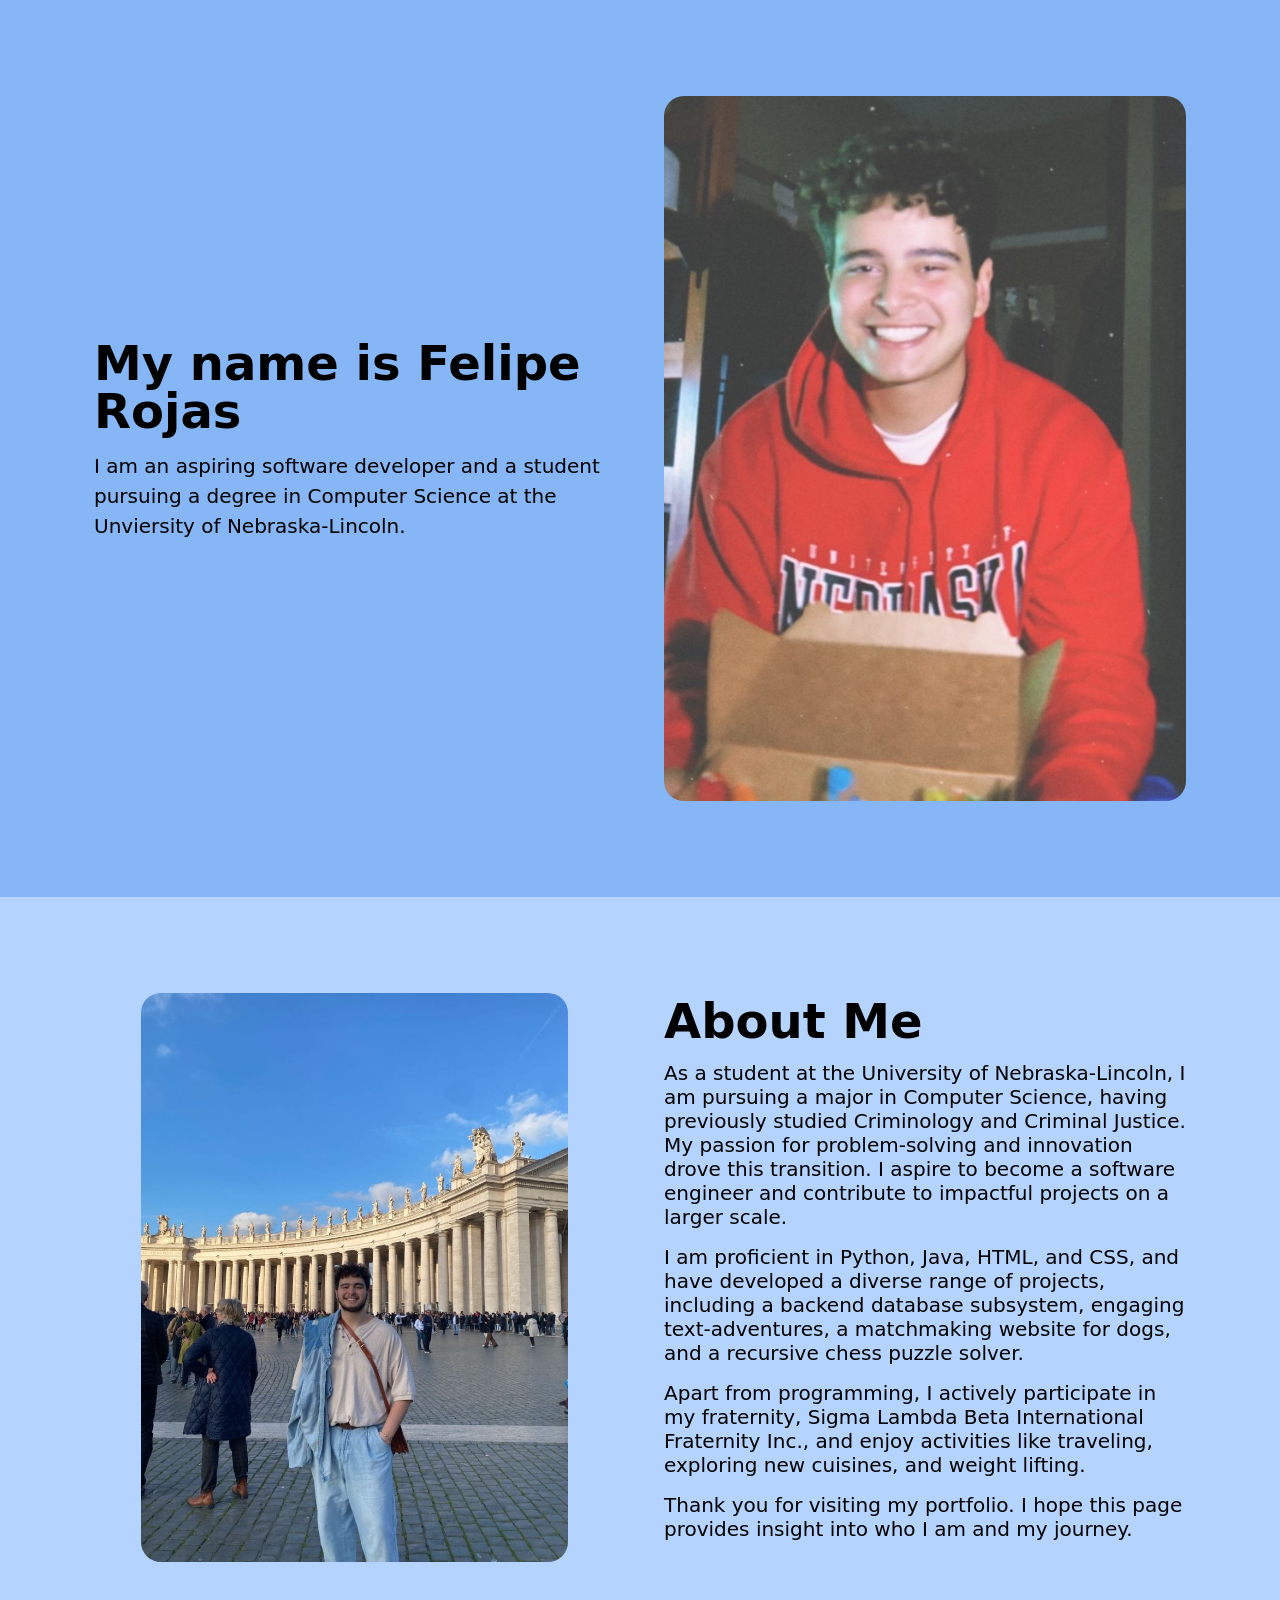
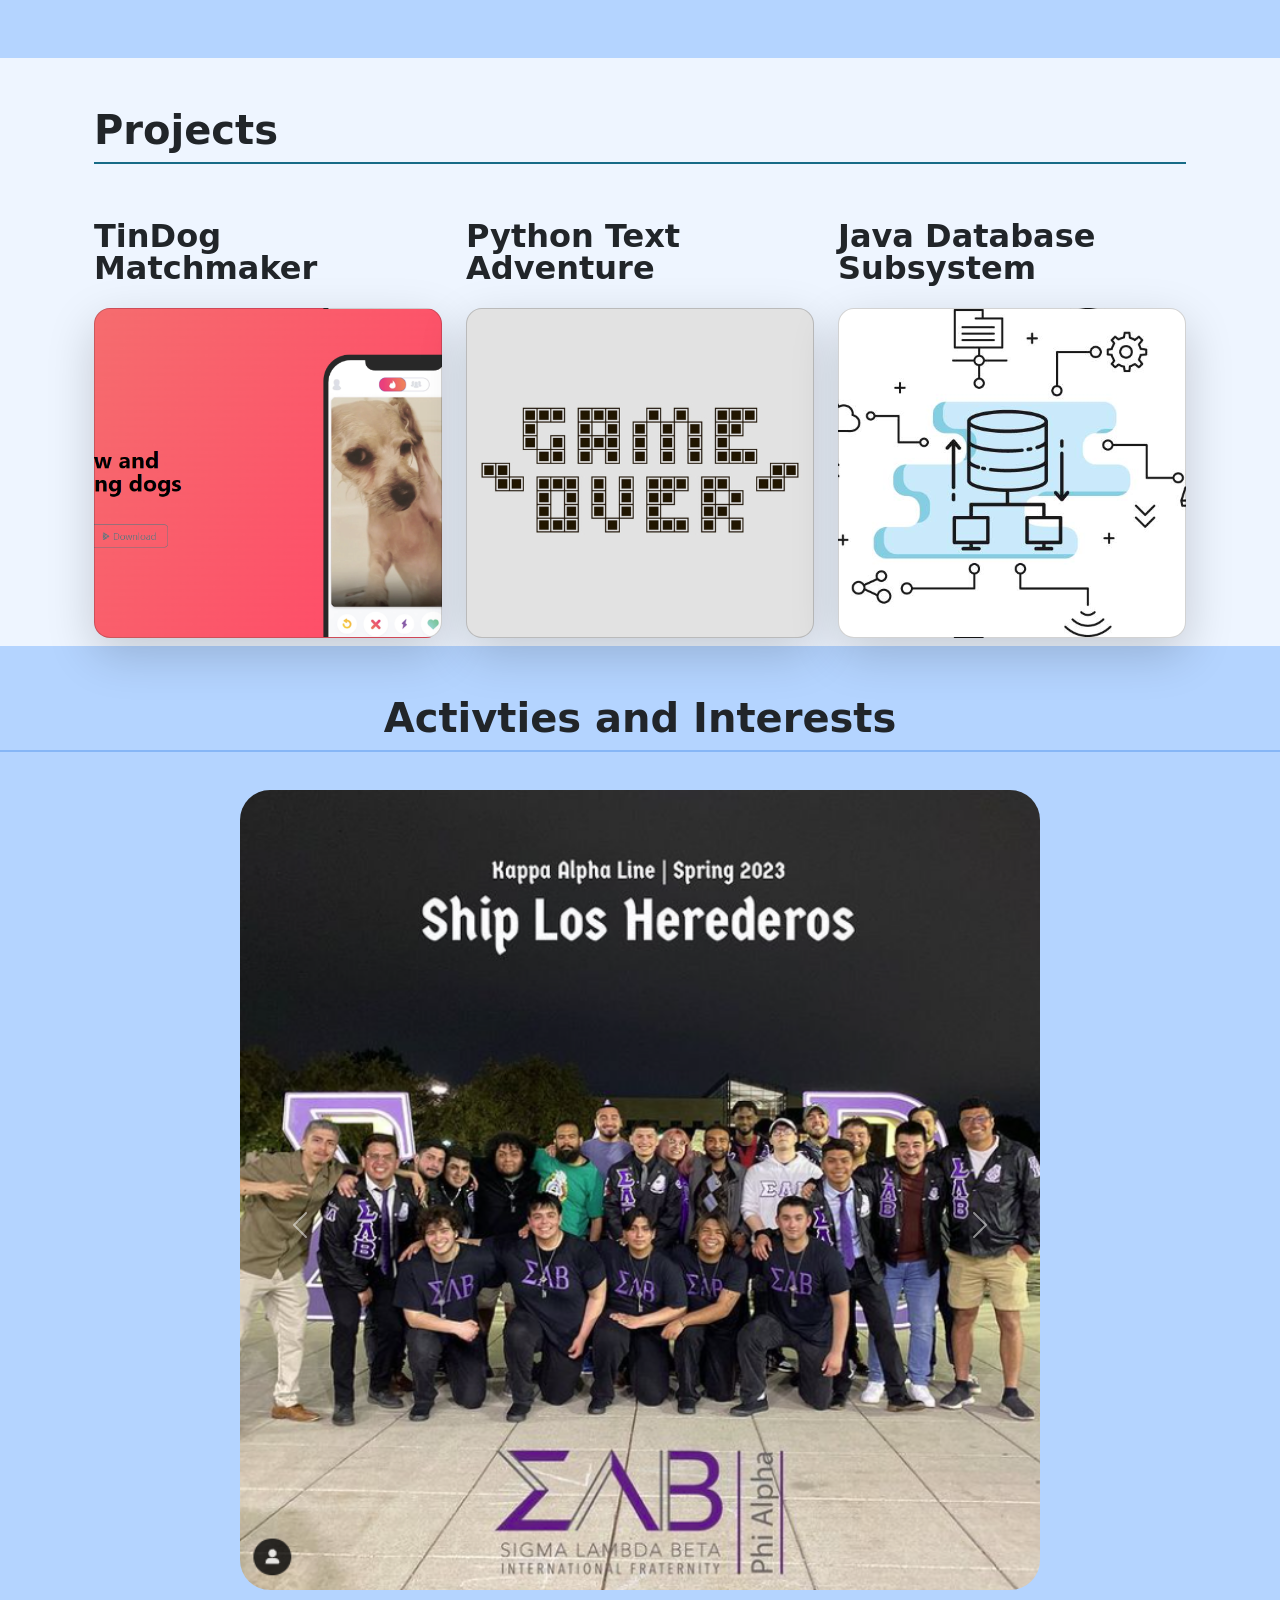
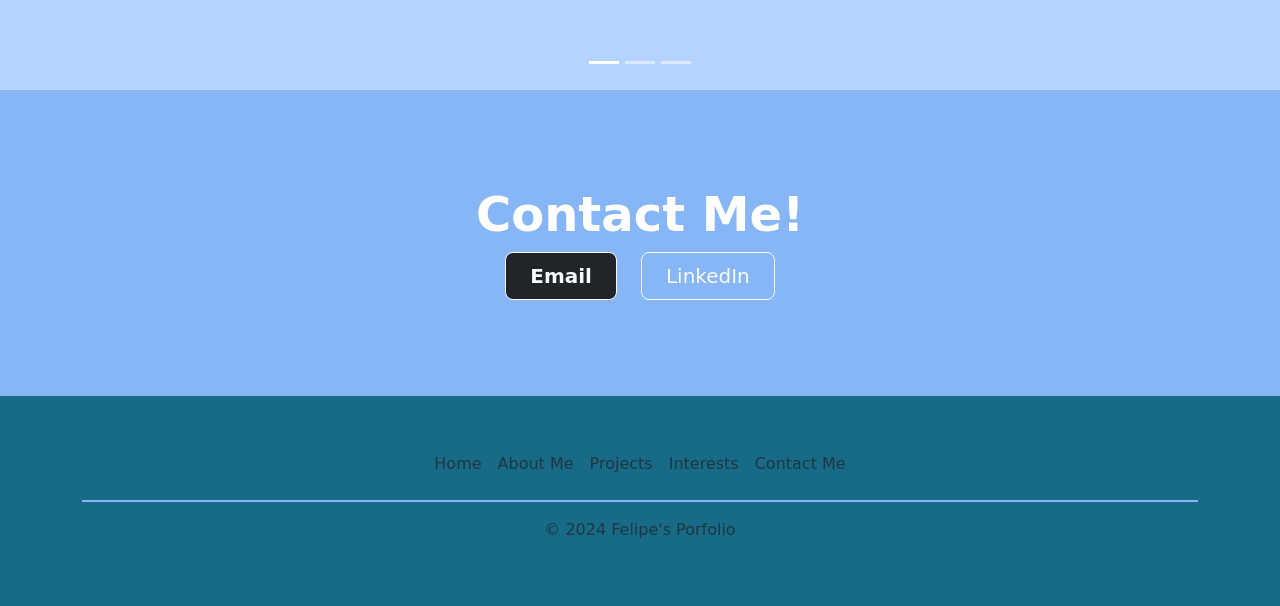
<file: index.html>
<!DOCTYPE html>
<html lang="en">
<head>
    <meta charset="UTF-8">
    <title>Felipe Rojas Portfolio</title>
    <link rel="stylesheet" href="./css/style.css">
    <link href="https://cdn.jsdelivr.net/npm/bootstrap@5.3.3/dist/css/bootstrap.min.css" rel="stylesheet" integrity="sha384-QWTKZyjpPEjISv5WaRU9OFeRpok6YctnYmDr5pNlyT2bRjXh0JMhjY6hW+ALEwIH" crossorigin="anonymous">
</head>

<body>
    <section>
      <!-- hero -->
       <div class="hero" id="home">
        <div class="container col-xxl-8 px-4 py-5">
          <div class="row flex-lg-row-reverse align-items-center g-5 py-5">
            <div class="col-10 col-sm-8 col-lg-6">
              <img src="./pictures/felipebday.png" class=" homeImage d-block mx-lg-auto img-fluid h-100" id="headshot" alt="Bootstrap Themes" loading="lazy">
            </div>
            <div class="col-lg-6">
              <h1 class="display-5 fw-bold text-body-emphasis lh-1 mb-3">My name is Felipe Rojas</h1>
              <p class="lead">I am an aspiring software developer and a student pursuing a degree in Computer Science at the Unviersity of Nebraska-Lincoln.</p>
              <!-- <div class="d-grid gap-2 d-md-flex justify-content-md-start">
                <button type="button" class="btn btn-primary btn-lg px-4 me-md-2">Primary</button>
                <button type="button" class="btn btn-outline-secondary btn-lg px-4">Default</button>
              </div> -->
            </div>
          </div>
        </div>
      </div>
    </section>

<section>
      <!-- About me -->
       <div class="aboutMeContainer" id="aboutMe">
        <div class="container col-xxl-8 px-4 py-5">
          <div class="row flex-lg-row-reverse align-items-center g-5 py-5">
            <div class="col-lg-6">
              <h1 class="display-5 fw-bold text-body-emphasis lh-1 mb-3">About Me</h1>
              <h1 class="lead">              
                <p>As a student at the University of Nebraska-Lincoln, I am pursuing a major in Computer Science, having previously studied Criminology and Criminal Justice. My passion for problem-solving and innovation drove this transition. I aspire to become a software engineer and contribute to impactful projects on a larger scale.</p> 
                
                <p>I am proficient in Python, Java, HTML, and CSS, and have developed a diverse range of projects, including a backend database subsystem, engaging text-adventures, a matchmaking website for dogs, and a recursive chess puzzle solver.</p>
                
                <p>Apart from programming, I actively participate in my fraternity, Sigma Lambda Beta International Fraternity Inc., and enjoy activities like traveling, exploring new cuisines, and weight lifting.</p>
                
                <p>Thank you for visiting my portfolio. I hope this page provides insight into who I am and my journey.</p>
    
            </div>
            <div class="col-10 col-sm-8 col-lg-5 me-5">
              <img src="./pictures/vatican photo.JPG" class="aboutMe d-block mx-lg-auto img-fluid" alt="Bootstrap Themes" width="700" height="500" loading="lazy">
            </div>
          </div>
        </div>
      </div>
    </section>

    <section>
      <!-- features -->
      <div class="feature" id="projects">
        <div class="container px-4 py-5" id="custom-cards">
          <h2 class=" projectBorder pb-2 fw-bold fs-1">Projects</h2>
      
          <div class="row row-cols-1 row-cols-lg-3 align-items-stretch g-4 py-5">
            <div class="col">
              <h3 class="mb-4 display-6 lh-1 fw-bold fs-2">TinDog Matchmaker</h3>
              <a href="https://felipe-rojas442.github.io/TinDog/"><div class="card card-cover h-100 overflow-hidden text-bg-dark rounded-4 shadow-lg" style="background-image: url('./pictures/tindog\ ss.PNG');"></div></a>
              <div class="py-5 px-5 my-5 mx-5">
                <h3 class="py-3 my-2 mx-4"></h3>
              </div>
            </div>
      
            <div class="col">
              <h3 class="mb-4 display-6 lh-1 fw-bold fs-2">Python Text Adventure</h3>
              <a href="https://github.com/Felipe-Rojas442/Felipe-s-first-text-adventure"><div class="card card-cover h-100 overflow-hidden text-bg-dark rounded-4 shadow-lg" style="background-image: url('./pictures/game\ over\ \(1\).jpg');"></div></a>
              <div class="py-5 px-5 my-5 mx-5">
                <h3 class="py-3 my-2 mx-4"></h3>
              </div>
            </div>
      
            <div class="col">
              <h3 class="mb-4 display-6 lh-1 fw-bold fs-2">Java Database Subsystem</h3>
              <a href="https://github.com/Felipe-Rojas442/Project156"><div class="card card-cover h-100 overflow-hidden text-bg-dark rounded-4 shadow-lg" style="background-image: url('./pictures/subsytem.jpg');"></div></a>
                <div class="py-5 px-5 my-5 mx-5">
                  <h3 class="py-3 my-2 mx-4"></h3>
                </div>
              </div>
            </div>
          </div>
        </div>
      </div>
    </section>

    <section>
      <!-- Interests and hobbies -->
       <div class="interests" id="interests">
        <h2 class=" pb-2 fw-bold fs-1 pt-5 text-center">Activties and Interests</h2>
        <div id="carouselExampleIndicators" class="carousel slide">
          <div class="carousel-indicators">
            <button type="button" data-bs-target="#carouselExampleIndicators" data-bs-slide-to="0" class="active" aria-current="true" aria-label="Slide 1"></button>
            <button type="button" data-bs-target="#carouselExampleIndicators" data-bs-slide-to="1" aria-label="Slide 2"></button>
            <button type="button" data-bs-target="#carouselExampleIndicators" data-bs-slide-to="2" aria-label="Slide 3"></button>
          </div>
          <div class="carousel-inner">
            <div class="carousel-item active">
              <img src="./pictures/slb crossing.PNG" class="d-block w-100" alt="Picutre of my revel into my Fraternity">
            </div>
            <div class="carousel-item">
              <img src="./pictures/eifel tower.jpg" class="d-block w-100" alt="Picture at the Eifel Tower">
            </div>
            <div class="carousel-item">
              <img src="./pictures/osteria da fortunata.jpg" class="d-block w-100" alt="Carbonara from Osteria Da Fortunata in Rome, Italy">
            </div>
          </div>
          <button class="carousel-control-prev" type="button" data-bs-target="#carouselExampleIndicators" data-bs-slide="prev">
            <span class="carousel-control-prev-icon" aria-hidden="true"></span>
            <span class="visually-hidden">Previous</span>
          </button>
          <button class="carousel-control-next" type="button" data-bs-target="#carouselExampleIndicators" data-bs-slide="next">
            <span class="carousel-control-next-icon" aria-hidden="true"></span>
            <span class="visually-hidden">Next</span>
          </button>
        </div>
    </div>
    </section>

    <section>
      <!-- contact me -->
      <div class="contactMe" id="contactMe">
        <div class="text-secondary px-4 py-5 text-center">
          <div class="py-5">
            <h1 class="display-5 fw-bold text-white">Contact Me!</h1>
            <div class="col-lg-6 mx-auto">
              <div class="d-grid gap-2 d-sm-flex justify-content-sm-center">
                <a href="mailto:luisfeliperojas2003@gmail.com"><button type="button" class="btn btn-dark btn-outline-light btn-lg px-4 me-sm-3 fw-bold">Email</button></a>
                <a href="https://www.linkedin.com/in/luisfeliperojas03/"><button type="button" class="btn btn-outline-light btn-lg px-4">LinkedIn</button></a>
              </div>
            </div>
          </div>
        </div>
    </div>
    </section>

    <section>
      <!-- footer -->
       <div class="footer">
        <div class="container">
          <footer class="py-5">
            <ul class=" footerBorder nav justify-content-center pb-3 mb-3">
            <li class="nav-item"><a href="#home" class="nav-link px-2 text-body-secondary">Home</a></li>
              <li class="nav-item"><a href="#aboutMe" class="nav-link px-2 text-body-secondary">About Me</a></li>
              <li class="nav-item"><a href="#projects" class="nav-link px-2 text-body-secondary">Projects</a></li>
              <li class="nav-item"><a href="#interests" class="nav-link px-2 text-body-secondary">Interests</a></li>
              <li class="nav-item"><a href="#contactMe" class="nav-link px-2 text-body-secondary">Contact Me</a></li>
            </ul>
            <p class="text-center text-body-secondary">© 2024 Felipe's Porfolio</p>
          </footer>
        </div>
      </div>
    </section>
</body>
<script src="https://cdn.jsdelivr.net/npm/bootstrap@5.3.3/dist/js/bootstrap.bundle.min.js" integrity="sha384-YvpcrYf0tY3lHB60NNkmXc5s9fDVZLESaAA55NDzOxhy9GkcIdslK1eN7N6jIeHz" crossorigin="anonymous"></script>
</html>
</file>
<file: css/style.css>
#headshot{
    /* border-radius: 10%; */
    height: 300px;
}
.card-cover{
    background-size: cover;
    background-position: center;
}

.hero{

    background-color: #86B6F6;

}
 .aboutMeContainer{
    background-color: #B4D4FF;
 }
.lead{
    color: black;
}
h1{
    color: white;
} 

.homeImage{
    border-radius: 20px;
}
.feature{
    background-color: #EEF5FF;
}
 .aboutMe{
    border-radius: 20px;
 }
.carousel {
    max-width: 800px;
    margin: 0 auto;
    display: flex;
    padding-top: 30px;
    padding-bottom: 100px;
    justify-content: start;
}
.carousel-inner {
    max-height: 800px;
    overflow: hidden;
    border-radius: 30px;
}
.carousel-inner img {
    width: 100%;
    height: 100%;
    object-fit: cover;
    object-position: center;
    border-radius: 20px;
}
.interests{
    background-color: #B4D4FF;
}
.footer{
    background-color: #176B87;
}
.projectBorder{
    border-bottom: 2px solid #176B87;

}
.footerBorder{
    border-bottom: 2px solid #86B6F6;
}
.contactMe{
    background-color: #86B6F6;
}
.interests h2{
    border-bottom: 2px solid #86B6F6 ;
}
</file>
